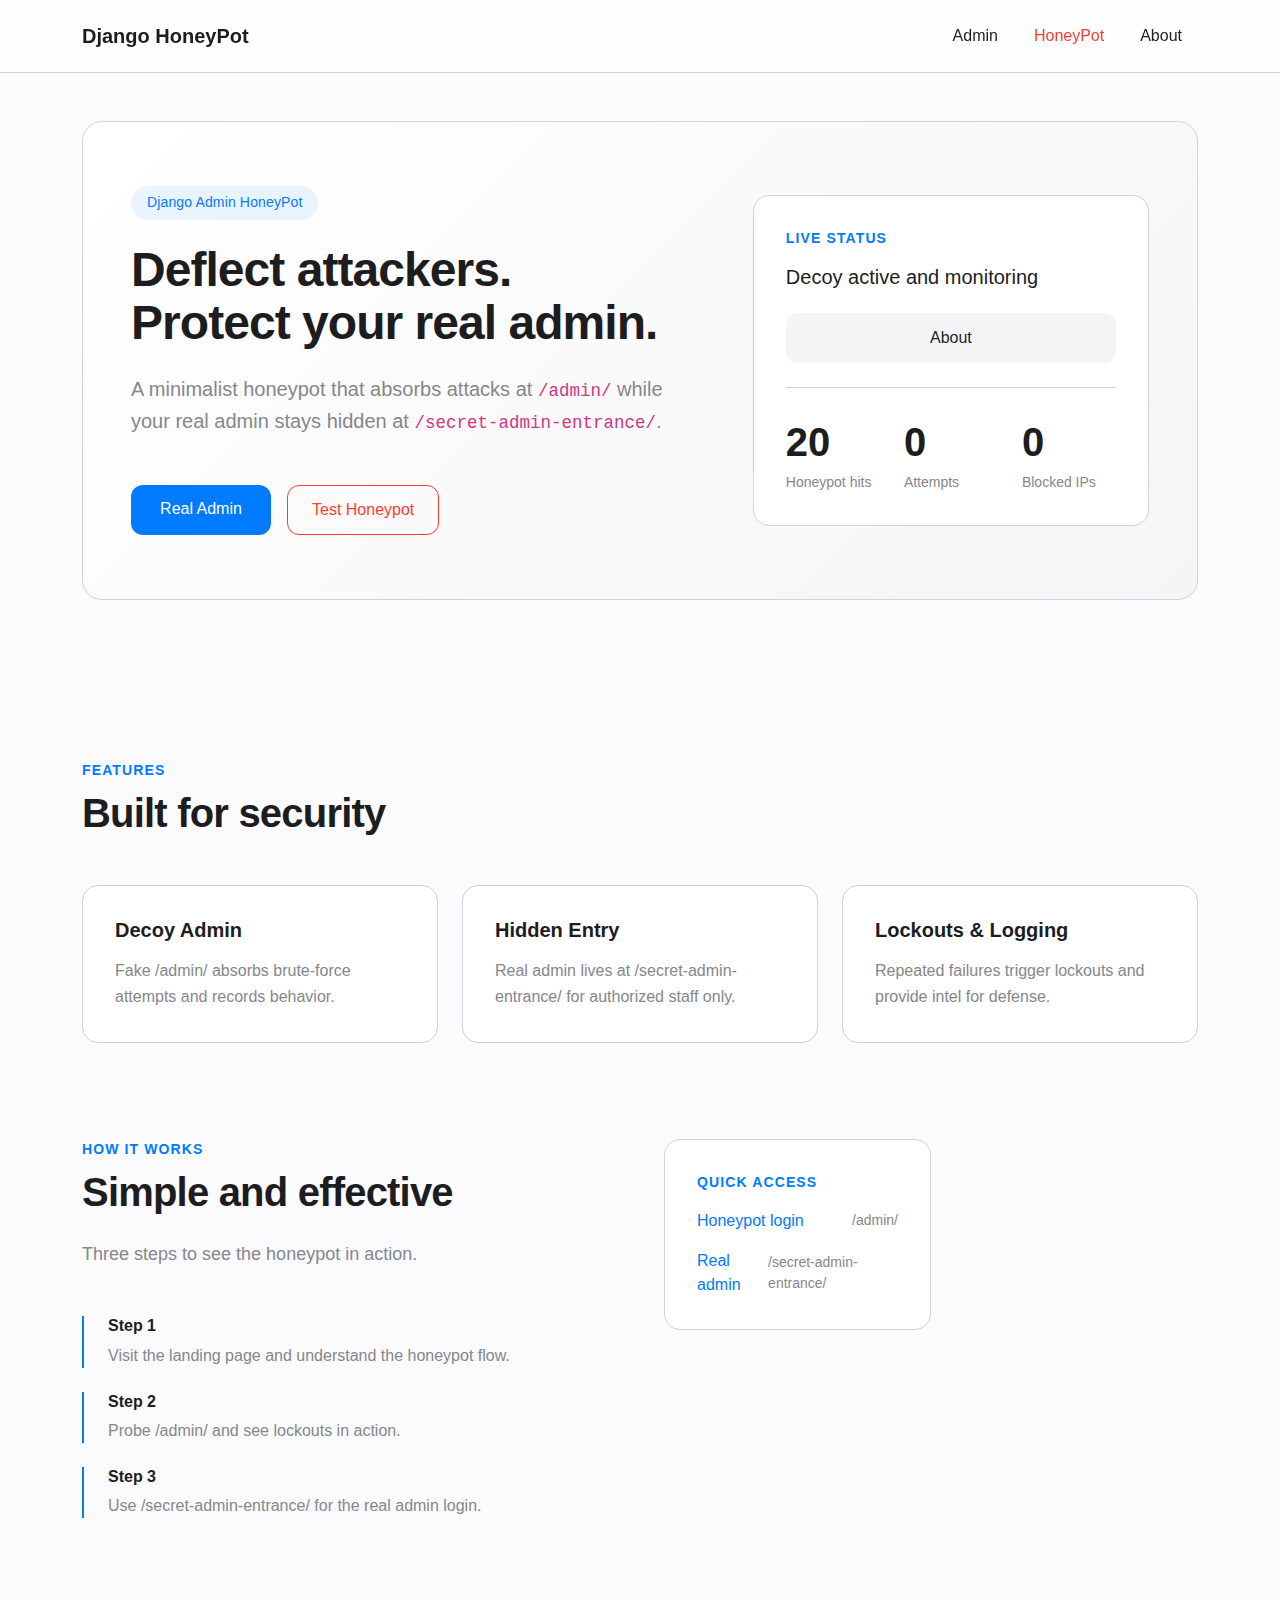
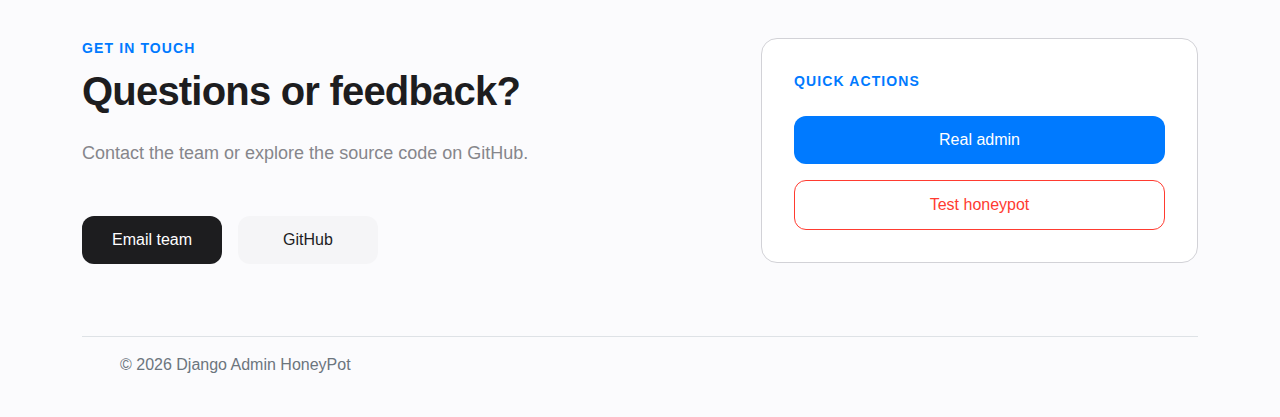
<file: docs/Django Admin HoneyPot.html>
<!DOCTYPE html>
<!-- saved from url=(0043)https://django-admin-honeypot.onrender.com/ -->
<html lang="en"><head><meta http-equiv="Content-Type" content="text/html; charset=UTF-8">
    
    <meta http-equiv="X-UA-Compatible" content="IE=edge">
    <meta name="viewport" content="width=device-width, initial-scale=1.0">
    <title>Django Admin HoneyPot</title>
    <link href="./Django Admin HoneyPot_files/bootstrap.min.css" rel="stylesheet" integrity="sha384-F3w7mX95PdgyTmZZMECAngseQB83DfGTowi0iMjiWaeVhAn4FJkqJByhZMI3AhiU" crossorigin="anonymous">

    
<style>
  :root {
    --apple-blue: #007aff;
    --apple-gray: #86868b;
    --apple-light-gray: #f5f5f7;
    --apple-border: #d2d2d7;
    --apple-text: #1d1d1f;
  }

  body {
    background: #fbfbfd;
    color: var(--apple-text);
    font-family: -apple-system, BlinkMacSystemFont, "SF Pro Display", "Segoe UI",
      sans-serif;
  }

  .hero {
    background: linear-gradient(135deg, #ffffff 0%, #f5f5f7 100%);
    border-radius: 20px;
    padding: 4rem 3rem;
    margin-bottom: 4rem;
    border: 1px solid var(--apple-border);
  }

  .pill {
    display: inline-flex;
    align-items: center;
    padding: 0.4rem 1rem;
    border-radius: 20px;
    font-weight: 500;
    background: rgba(0, 122, 255, 0.08);
    color: var(--apple-blue);
    letter-spacing: 0.01em;
    font-size: 0.875rem;
    border: none;
  }

  .feature-card {
    background: #ffffff;
    border: 1px solid var(--apple-border);
    border-radius: 16px;
    padding: 2rem;
    height: 100%;
    transition: all 0.3s cubic-bezier(0.4, 0, 0.2, 1);
  }

  .feature-card:hover {
    transform: translateY(-2px);
    box-shadow: 0 12px 24px rgba(0, 0, 0, 0.06);
    border-color: rgba(0, 122, 255, 0.2);
  }

  .step {
    border-left: 2px solid var(--apple-blue);
    padding-left: 1.5rem;
    margin-bottom: 1.5rem;
  }

  .cta-btn {
    min-width: 140px;
    padding: 0.75rem 1.5rem;
    border-radius: 12px;
    font-weight: 500;
    font-size: 1rem;
    transition: all 0.2s ease;
    border: none;
  }

  .btn-primary {
    background: var(--apple-blue);
    color: white;
  }

  .btn-primary:hover {
    background: #0051d5;
    transform: translateY(-1px);
  }

  .btn-outline-danger {
    background: transparent;
    color: #ff3b30;
    border: 1.5px solid #ff3b30;
  }

  .btn-outline-danger:hover {
    background: #ff3b30;
    color: white;
  }

  .status-card {
    background: white;
    border: 1px solid var(--apple-border);
    border-radius: 16px;
    padding: 2rem;
  }

  .stat-number {
    font-size: 2.5rem;
    font-weight: 600;
    color: var(--apple-text);
  }

  .stat-label {
    font-size: 0.875rem;
    color: var(--apple-gray);
    font-weight: 400;
  }

  h1 {
    font-size: 3rem;
    font-weight: 700;
    letter-spacing: -0.02em;
    line-height: 1.1;
  }

  .lead {
    font-size: 1.25rem;
    line-height: 1.6;
    color: var(--apple-gray);
    font-weight: 400;
  }

  .section-title {
    font-size: 0.875rem;
    font-weight: 600;
    color: var(--apple-blue);
    text-transform: uppercase;
    letter-spacing: 0.08em;
    margin-bottom: 0.5rem;
  }

  .quick-link {
    color: var(--apple-blue);
    text-decoration: none;
    font-size: 1rem;
    transition: color 0.2s ease;
  }

  .quick-link:hover {
    color: #0051d5;
  }
</style>

  </head>

  <body style="
      background: #fbfbfd;
      font-family: -apple-system, BlinkMacSystemFont, &#39;SF Pro Display&#39;,
        &#39;Segoe UI&#39;, sans-serif;
    ">
    <header class="py-3" style="
        background: rgba(255, 255, 255, 0.8);
        backdrop-filter: blur(20px);
        border-bottom: 1px solid #d2d2d7;
      ">
      <div class="container">
        <div class="d-flex flex-wrap align-items-center justify-content-between">
          <a href="https://django-admin-honeypot.onrender.com/" class="d-flex align-items-center text-decoration-none" style="color: #1d1d1f; font-size: 1.25rem; font-weight: 600">
            Django HoneyPot
          </a>

          <ul class="nav d-flex gap-1 mb-0">
            <li>
              <a href="https://django-admin-honeypot.onrender.com/secret-admin-entrance" class="nav-link px-3" style="color: #1d1d1f">Admin</a>
            </li>
            <li>
              <a href="https://django-admin-honeypot.onrender.com/admin" class="nav-link px-3" style="color: #ff3b30">HoneyPot</a>
            </li>
            <li>
              <a href="https://django-admin-honeypot.onrender.com/about/" class="nav-link px-3" style="color: #1d1d1f">About</a>
            </li>
          </ul>
        </div>
      </div>
    </header>
    
<section class="container py-5" id="top">
  <div class="hero">
    <div class="row g-5 align-items-center">
      <div class="col-lg-7">
        <span class="pill mb-4 d-inline-block">Django Admin HoneyPot</span>
        <h1 class="mb-4">
          Deflect attackers.<br>Protect your real admin.
        </h1>
        <p class="lead mb-5">
          A minimalist honeypot that absorbs attacks at <code>/admin/</code> while your real admin stays hidden at <code>/secret-admin-entrance/</code>.
        </p>
        <div class="d-flex flex-wrap gap-3">
          <a href="https://django-admin-honeypot.onrender.com/secret-admin-entrance/" class="btn btn-primary cta-btn">Real Admin</a>
          <a href="https://django-admin-honeypot.onrender.com/admin/" class="btn btn-outline-danger cta-btn">Test Honeypot</a>
        </div>
      </div>
      <div class="col-lg-5">
        <div class="status-card">
          <p class="section-title mb-3">Live Status</p>
          <p class="h5 fw-semibold mb-4" style="color: var(--apple-text);">Decoy active and monitoring</p>
          <div class="d-grid gap-2 mb-4">
            <a href="https://django-admin-honeypot.onrender.com/about/" class="btn" style="background: var(--apple-light-gray); color: var(--apple-text); border-radius: 12px; padding: 0.75rem;">About</a>
          </div>
          <div class="border-top pt-4" style="border-color: var(--apple-border) !important;">
          <div class="row g-4">
            <div class="col-4">
              <div class="stat-number">20</div>
              <div class="stat-label">Honeypot hits</div>
            </div>
            <div class="col-4">
              <div class="stat-number">0</div>
              <div class="stat-label">Attempts</div>
            </div>
            <div class="col-4">
              <div class="stat-number">0</div>
              <div class="stat-label">Blocked IPs</div>
            </div>
          </div>
        </div>
      </div>
    </div>
  </div>
</div></section>

<section class="container py-5" id="features">
  <div class="mb-5">
    <p class="section-title">Features</p>
    <h2 style="font-size: 2.5rem; font-weight: 700; letter-spacing: -0.02em;">Built for security</h2>
  </div>
  <div class="row g-4">
    
    <div class="col-md-4">
      <div class="feature-card">
        <h5 class="mb-3" style="font-weight: 600;">Decoy Admin</h5>
        <p class="mb-0" style="color: var(--apple-gray); line-height: 1.6;">Fake /admin/ absorbs brute-force attempts and records behavior.</p>
      </div>
    </div>
    
    <div class="col-md-4">
      <div class="feature-card">
        <h5 class="mb-3" style="font-weight: 600;">Hidden Entry</h5>
        <p class="mb-0" style="color: var(--apple-gray); line-height: 1.6;">Real admin lives at /secret-admin-entrance/ for authorized staff only.</p>
      </div>
    </div>
    
    <div class="col-md-4">
      <div class="feature-card">
        <h5 class="mb-3" style="font-weight: 600;">Lockouts &amp; Logging</h5>
        <p class="mb-0" style="color: var(--apple-gray); line-height: 1.6;">Repeated failures trigger lockouts and provide intel for defense.</p>
      </div>
    </div>
    
  </div>
</section>

<section class="container py-5" id="workflow">
  <div class="row g-5 align-items-start">
    <div class="col-lg-6">
      <p class="section-title">How it works</p>
      <h2 class="mb-4" style="font-size: 2.5rem; font-weight: 700; letter-spacing: -0.02em;">Simple and effective</h2>
      <p class="mb-5" style="color: var(--apple-gray); line-height: 1.6; font-size: 1.125rem;">
        Three steps to see the honeypot in action.
      </p>
      <div class="mt-4">
        
        <div class="step">
          <h6 class="mb-2" style="font-weight: 600; color: var(--apple-text);">Step 1</h6>
          <p class="mb-0" style="color: var(--apple-gray);">Visit the landing page and understand the honeypot flow.</p>
        </div>
        
        <div class="step">
          <h6 class="mb-2" style="font-weight: 600; color: var(--apple-text);">Step 2</h6>
          <p class="mb-0" style="color: var(--apple-gray);">Probe /admin/ and see lockouts in action.</p>
        </div>
        
        <div class="step">
          <h6 class="mb-2" style="font-weight: 600; color: var(--apple-text);">Step 3</h6>
          <p class="mb-0" style="color: var(--apple-gray);">Use /secret-admin-entrance/ for the real admin login.</p>
        </div>
        
      </div>
    </div>
    <div class="col-lg-6">
    <div class="col-lg-6">
      <div class="status-card">
        <p class="section-title mb-3">Quick access</p>
        <div class="d-flex flex-column gap-3">
          <a class="quick-link d-flex align-items-center justify-content-between" href="https://django-admin-honeypot.onrender.com/admin/">
            <span>Honeypot login</span>
            <span style="color: var(--apple-gray); font-size: 0.875rem;">/admin/</span>
          </a>
          <a class="quick-link d-flex align-items-center justify-content-between" href="https://django-admin-honeypot.onrender.com/secret-admin-entrance/">
            <span>Real admin</span>
            <span style="color: var(--apple-gray); font-size: 0.875rem;">/secret-admin-entrance/</span>
          </a>
        </div>
      </div>
    </div>
  </div>
</div></section>

<section class="container py-5" id="contact">
  <div class="row g-5 align-items-start">
    <div class="col-lg-7">
      <p class="section-title">Get in touch</p>
      <h2 class="mb-4" style="font-size: 2.5rem; font-weight: 700; letter-spacing: -0.02em;">Questions or feedback?</h2>
      <p class="mb-5" style="color: var(--apple-gray); line-height: 1.6; font-size: 1.125rem;">
        Contact the team or explore the source code on GitHub.
      </p>
      <div class="d-flex flex-wrap gap-3">
        <a href="mailto:mukeshchevula@gmail.com" class="btn cta-btn" style="background: var(--apple-text); color: white;">Email team</a>
        <a href="https://github.com/katikaeshwar9515/Django-Admin-HoneyPot" class="btn cta-btn" style="background: var(--apple-light-gray); color: var(--apple-text);" target="_blank">GitHub</a>
      </div>
    </div>
    <div class="col-lg-5">
      <div class="status-card">
        <p class="section-title mb-4">Quick actions</p>
        <div class="d-grid gap-3">
          <a class="btn btn-primary cta-btn" href="https://django-admin-honeypot.onrender.com/secret-admin-entrance/">Real admin</a>
          <a class="btn btn-outline-danger cta-btn" href="https://django-admin-honeypot.onrender.com/admin/">Test honeypot</a>
        </div>
      </div>
    </div>
  </div>
</section>

    <div class="container">
      <footer class="d-flex flex-wrap justify-content-between align-items-center py-3 my-4 border-top">
        <div class="col-md-4 d-flex align-items-center">
          <a href="https://django-admin-honeypot.onrender.com/" class="mb-3 me-2 mb-md-0 text-muted text-decoration-none lh-1">
            <svg class="bi" width="30" height="24">
              <use xlink:href="#bootstrap"></use>
            </svg>
          </a>
          <span class="text-muted">© 2026 Django Admin HoneyPot</span>
        </div>
      </footer>
    </div>
    


  

  <script src="./Django Admin HoneyPot_files/bootstrap.bundle.min.js.download" integrity="sha384-/bQdsTh/da6pkI1MST/rWKFNjaCP5gBSY4sEBT38Q/9RBh9AH40zEOg7Hlq2THRZ" crossorigin="anonymous"></script>
  <script src="./Django Admin HoneyPot_files/jquery-3.6.0.min.js.download" integrity="sha256-/xUj+3OJU5yExlq6GSYGSHk7tPXikynS7ogEvDej/m4=" crossorigin="anonymous"></script>
   

</body></html>
</file>
